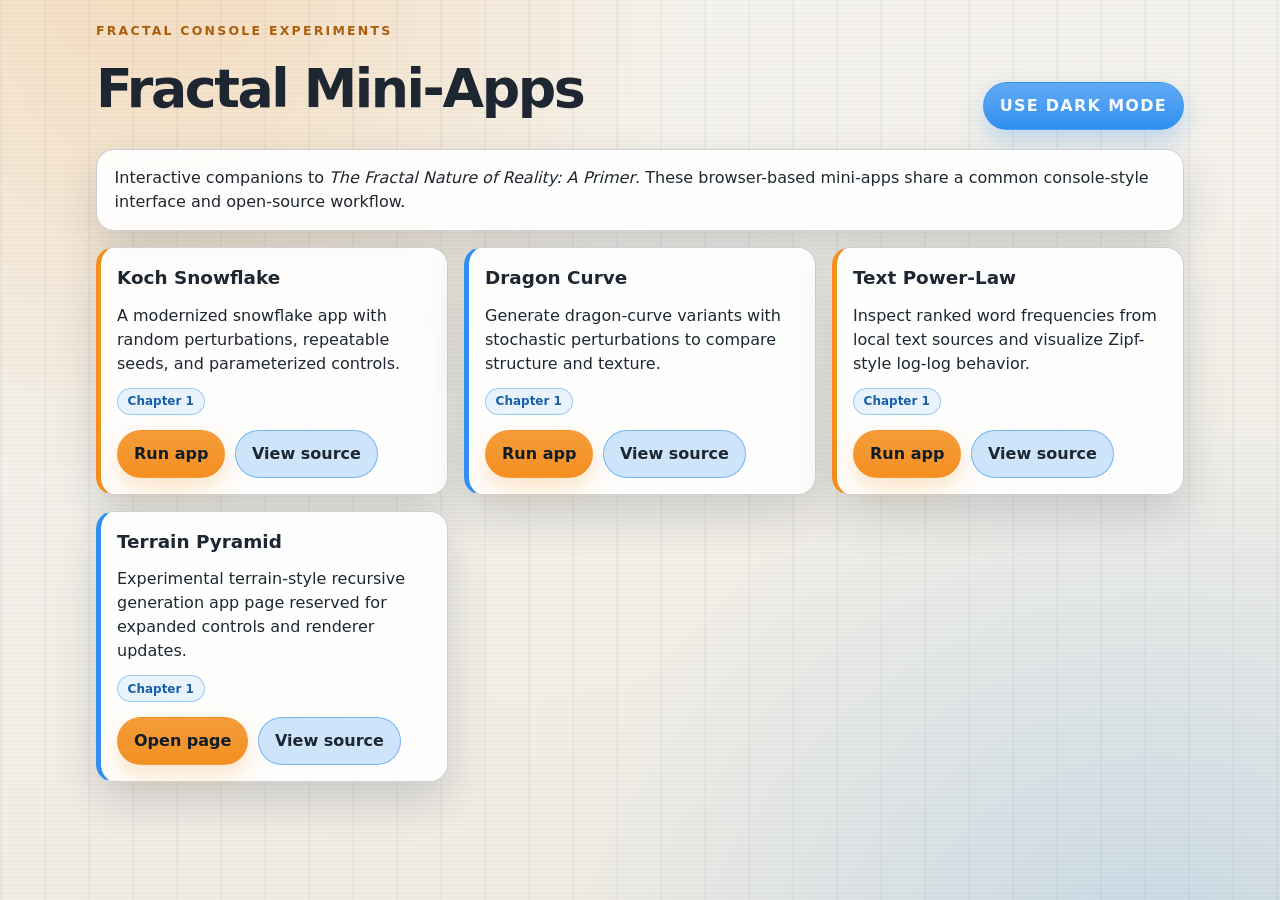
<file: docs/index.html>
<!DOCTYPE html>
<html lang="en">
<head>
  <meta charset="utf-8" />
  <meta name="viewport" content="width=device-width, initial-scale=1" />
  <title>Fractal Mini-Apps</title>
  <link rel="stylesheet" href="./shared/book.css" />
  <script src="./shared/ui.js" defer></script>
</head>
<body>
  <main class="site-shell">
    <header class="site-header">
      <div class="site-title-wrap">
        <p class="site-kicker">Fractal Console Experiments</p>
        <h1>Fractal Mini-Apps</h1>
      </div>
      <button type="button" class="theme-toggle" data-theme-toggle>Use dark mode</button>
    </header>

    <section class="panel intro-panel">
      <p>
        Interactive companions to <em>The Fractal Nature of Reality: A Primer</em>.
        These browser-based mini-apps share a common console-style interface and open-source workflow.
      </p>
    </section>

    <section class="app-grid">
      <!-- <article class="panel app-card">
        <h2>Koch Random</h2>
        <p>
          Explore how bounded randomness softens the classical Koch snowflake while preserving recursive structure.
        </p>
        <div class="tag-row">
          <span class="tag">PyScript</span>
          <span class="tag">Dimension fit</span>
        </div>
        <div class="actions">
          <a class="button-link" href="./apps/koch-random/">Run app</a>
          <a class="button-link secondary" href="https://github.com/tumnus123/fractal-mini-apps/tree/main/docs/apps/koch-random">View source</a>
        </div>
      </article> -->

      <article class="panel app-card">
        <h2>Koch Snowflake</h2>
        <p>
          A modernized snowflake app with random perturbations, repeatable seeds, and parameterized controls.
        </p>
        <div class="tag-row">
          <span class="tag">Chapter 1</span>
        </div>
        <div class="actions">
          <a class="button-link" href="./apps/koch-snowflake-rnd/">Run app</a>
          <a class="button-link secondary" href="https://github.com/tumnus123/fractal-mini-apps/tree/main/docs/apps/koch-snowflake-rnd">View source</a>
        </div>
      </article>

      <article class="panel app-card">
        <h2>Dragon Curve</h2>
        <p>
          Generate dragon-curve variants with stochastic perturbations to compare structure and texture.
        </p>
        <div class="tag-row">
          <span class="tag">Chapter 1</span>
        </div>
        <div class="actions">
          <a class="button-link" href="./apps/dragon-random/">Run app</a>
          <a class="button-link secondary" href="https://github.com/tumnus123/fractal-mini-apps/tree/main/docs/apps/dragon-random">View source</a>
        </div>
      </article>

      <article class="panel app-card">
        <h2>Text Power-Law</h2>
        <p>
          Inspect ranked word frequencies from local text sources and visualize Zipf-style log-log behavior.
        </p>
        <div class="tag-row">
          <span class="tag">Chapter 1</span>
        </div>
        <div class="actions">
          <a class="button-link" href="./apps/text-power-law/">Run app</a>
          <a class="button-link secondary" href="https://github.com/tumnus123/fractal-mini-apps/tree/main/docs/apps/text-power-law">View source</a>
        </div>
      </article>

      <article class="panel app-card">
        <h2>Terrain Pyramid</h2>
        <p>
          Experimental terrain-style recursive generation app page reserved for expanded controls and renderer updates.
        </p>
        <div class="tag-row">
          <span class="tag">Chapter 1</span>
        </div>
        <div class="actions">
          <a class="button-link" href="./apps/terrain-pyramid-rnd/">Open page</a>
          <a class="button-link secondary" href="https://github.com/tumnus123/fractal-mini-apps/tree/main/docs/apps/terrain-pyramid-rnd">View source</a>
        </div>
      </article>

      <!-- <article class="panel app-card">
        <h2>Koch Snowflake RND (Legacy)</h2>
        <p>
          Legacy reference implementation preserved for comparison against the current snowflake workflow.
        </p>
        <div class="tag-row">
          <span class="tag">Legacy</span>
          <span class="tag">Reference</span>
        </div>
        <div class="actions">
          <a class="button-link" href="./apps/koch-snowflake-rnd_OLD/">Open legacy</a>
          <a class="button-link secondary" href="https://github.com/tumnus123/fractal-mini-apps/tree/main/docs/apps/koch-snowflake-rnd_OLD">View source</a>
        </div>
      </article> -->
    </section>
  </main>

</body>
</html>
</file>
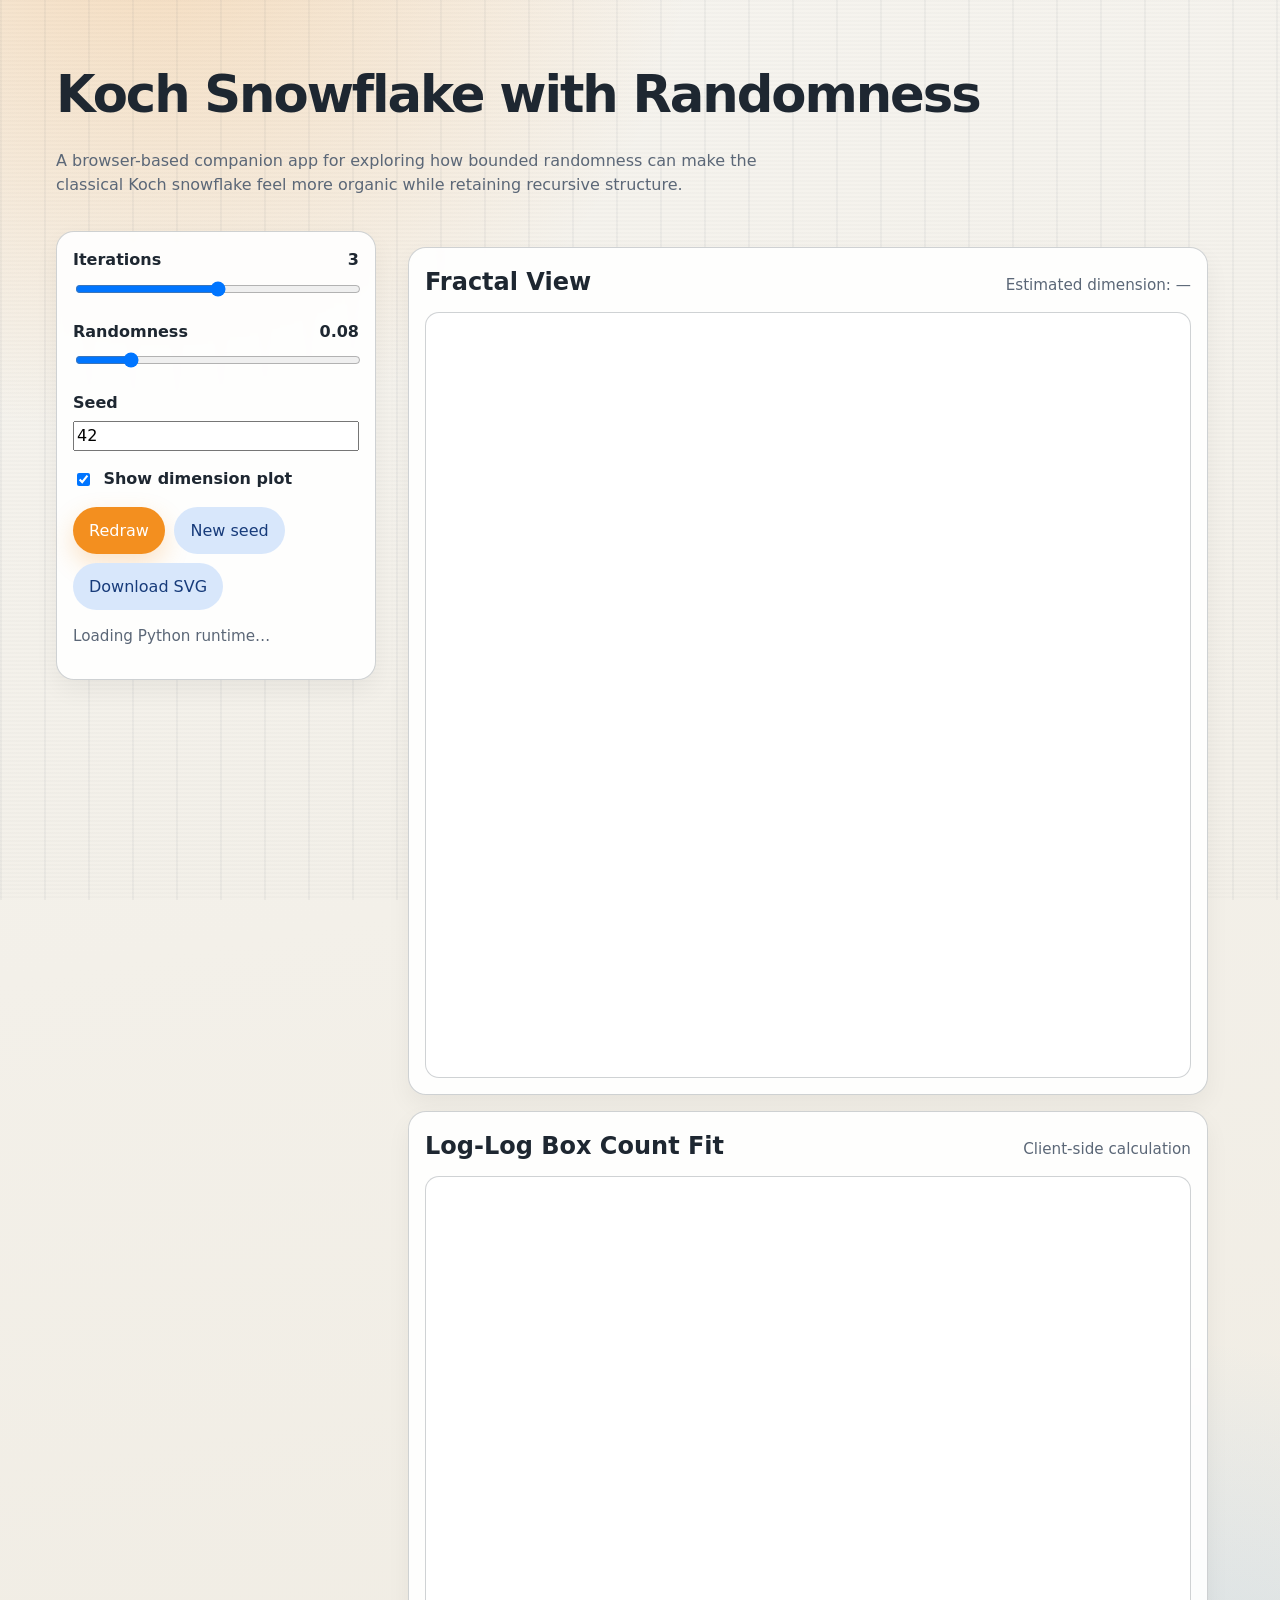
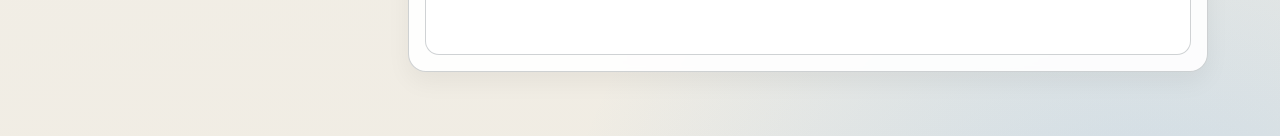
<file: docs/apps/koch-random/index.html>
<!DOCTYPE html>
<html lang="en">
<head>
  <meta charset="utf-8" />
  <meta name="viewport" content="width=device-width, initial-scale=1" />
  <title>Koch Snowflake with Randomness</title>
  <link rel="stylesheet" href="../../shared/book.css" />
  <link rel="stylesheet" href="./style.css" />
  <script type="module" src="https://pyscript.net/releases/2025.3.1/core.js"></script>
</head>
<body>
  <header class="page-header">
    <h1>Koch Snowflake with Randomness</h1>
    <p class="muted">
      A browser-based companion app for exploring how bounded randomness can make
      the classical Koch snowflake feel more organic while retaining recursive structure.
    </p>
  </header>

  <main class="layout">
    <aside class="panel controls">
      <div class="control">
        <label for="order">
          <span>Iterations</span>
          <strong id="order-value">3</strong>
        </label>
        <input id="order" type="range" min="0" max="6" step="1" value="3" />
      </div>

      <div class="control">
        <label for="randomness">
          <span>Randomness</span>
          <strong id="randomness-value">0.08</strong>
        </label>
        <input id="randomness" type="range" min="0" max="0.45" step="0.01" value="0.08" />
      </div>

      <div class="control">
        <label for="seed">
          <span>Seed</span>
        </label>
        <input id="seed" type="number" min="0" step="1" value="42" />
      </div>

      <div class="control inline">
        <input id="show-dimension" type="checkbox" checked />
        <label for="show-dimension" style="margin:0;">Show dimension plot</label>
      </div>

      <div class="button-row">
        <button type="button" py-click="redraw">Redraw</button>
        <button type="button" class="secondary" py-click="randomize_seed">New seed</button>
        <button type="button" class="secondary" py-click="download_svg">Download SVG</button>
      </div>

      <p class="note" id="status">
        Loading Python runtime…
      </p>
    </aside>

    <section class="display">
      <section class="panel figure-card">
        <div class="figure-title">
          <h2 style="margin:0;">Fractal View</h2>
          <div class="note">Estimated dimension: <span id="dimension-label">—</span></div>
        </div>
        <svg id="plot" class="plot-svg" viewBox="0 0 800 800" aria-label="Koch snowflake plot"></svg>
      </section>

      <section id="dimension-card" class="panel figure-card">
        <div class="figure-title">
          <h2 style="margin:0;">Log-Log Box Count Fit</h2>
          <div class="note">Client-side calculation</div>
        </div>
        <svg id="dimension-plot" class="dimension-svg" viewBox="0 0 800 500" aria-label="Dimension plot"></svg>
      </section>
    </section>
  </main>

  <script type="py" src="./app.py" config='{"packages": []}'></script>
</body>
</html>
</file>
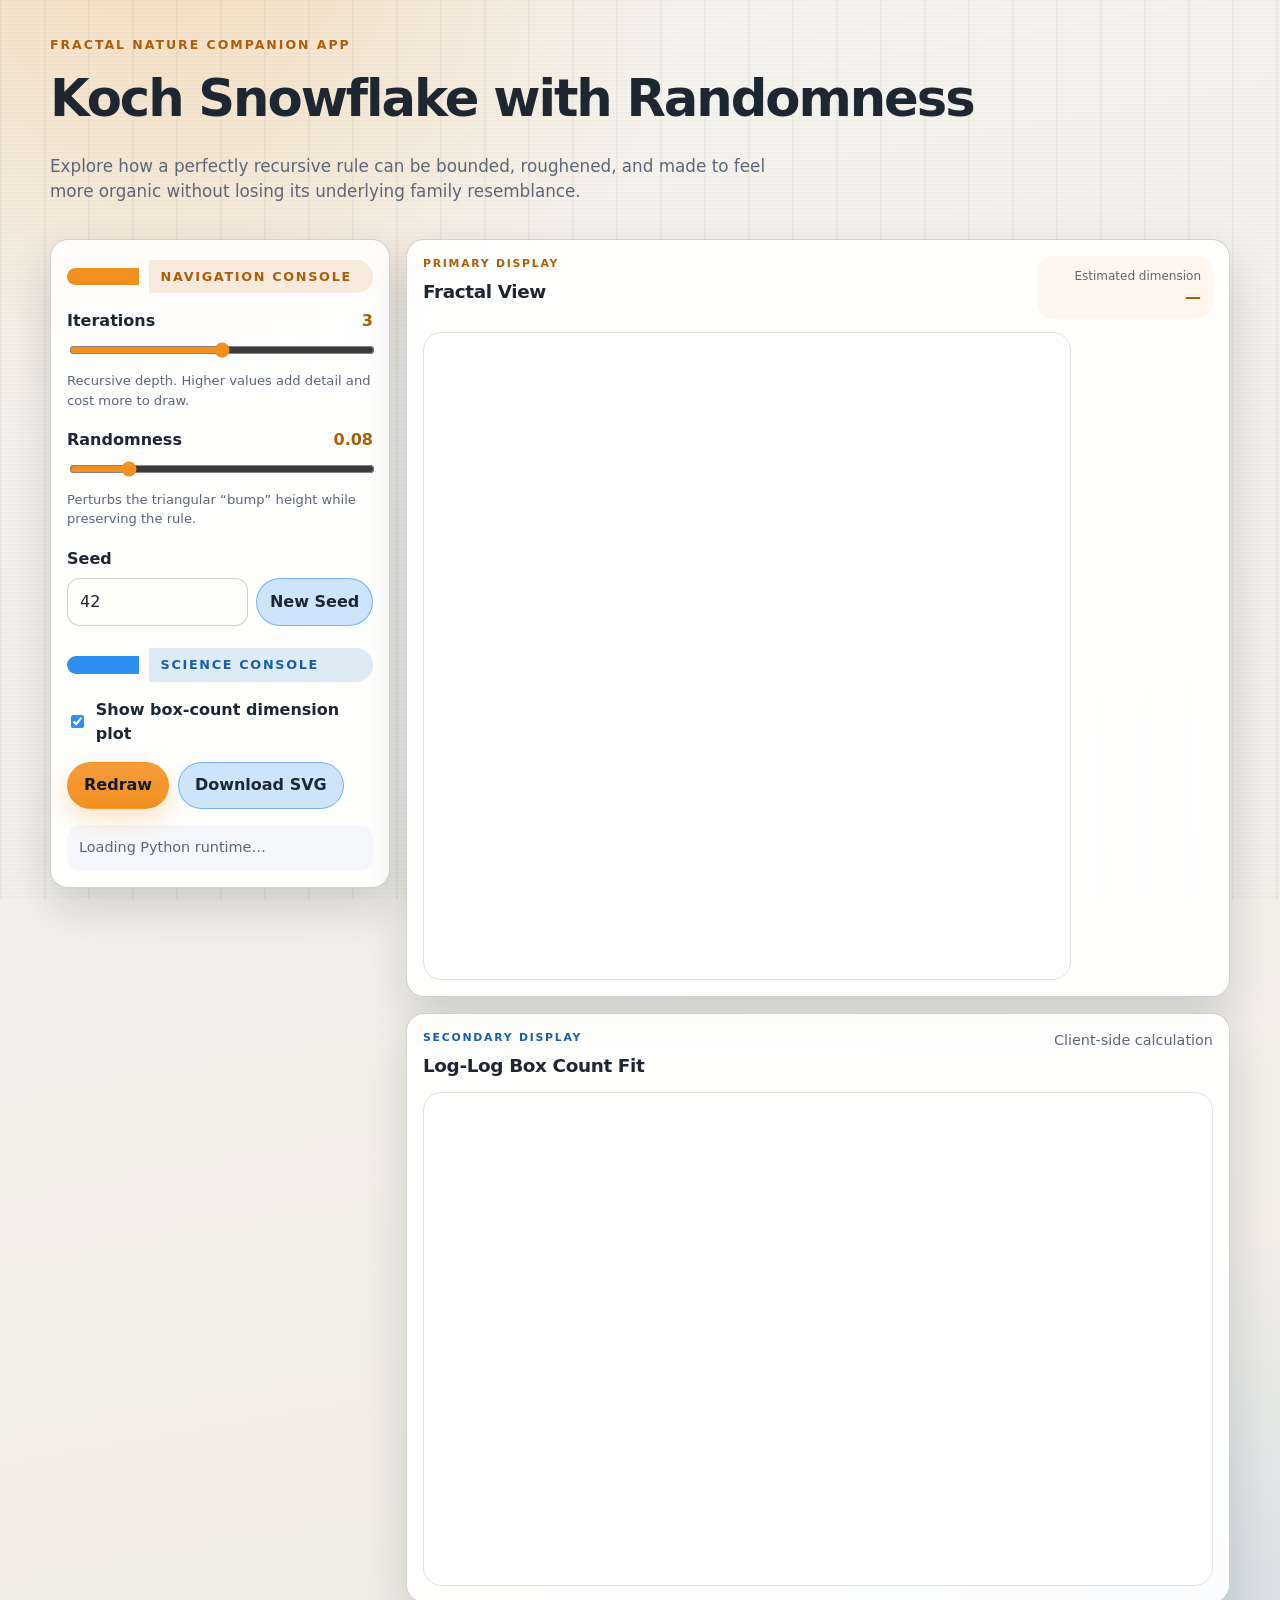
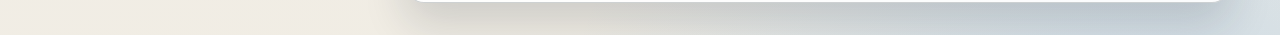
<file: docs/apps/koch-snowflake-rnd/index.html>
<!DOCTYPE html>
<html lang="en">
<head>
  <meta charset="utf-8" />
  <meta name="viewport" content="width=device-width, initial-scale=1" />
  <title>Koch Snowflake with Randomness</title>
  <link rel="stylesheet" href="../../shared/book.css" />
  <link rel="stylesheet" href="./style.css" />
  <script type="module" src="https://pyscript.net/releases/2025.3.1/core.js"></script>
</head>
<body>
  <header class="page-header">
    <p class="eyebrow">Fractal Nature Companion App</p>
    <h1>Koch Snowflake with Randomness</h1>
    <p class="muted intro">
      Explore how a perfectly recursive rule can be bounded, roughened, and made to feel
      more organic without losing its underlying family resemblance.
    </p>
  </header>

  <main class="app-shell">
    <aside class="panel controls" aria-label="Snowflake controls">
      <div class="console-heading nav-console">
        <span></span>
        <h2>Navigation Console</h2>
      </div>

      <div class="control-group">
        <div class="control">
          <label for="order">
            <span>Iterations</span>
            <strong id="order-value">3</strong>
          </label>
          <input id="order" type="range" min="0" max="6" step="1" value="3" />
          <p class="control-note">Recursive depth. Higher values add detail and cost more to draw.</p>
        </div>

        <div class="control">
          <label for="randomness">
            <span>Randomness</span>
            <strong id="randomness-value">0.08</strong>
          </label>
          <input id="randomness" type="range" min="0" max="0.45" step="0.01" value="0.08" />
          <p class="control-note">Perturbs the triangular “bump” height while preserving the rule.</p>
        </div>

        <div class="control seed-row">
          <label for="seed"><span>Seed</span></label>
          <div class="seed-actions">
            <input id="seed" type="number" min="0" step="1" value="42" />
            <button type="button" class="secondary compact" id="new-seed">New Seed</button>
          </div>
        </div>
      </div>

      <div class="console-heading science-console">
        <span></span>
        <h2>Science Console</h2>
      </div>

      <div class="control inline">
        <input id="show-dimension" type="checkbox" checked />
        <label for="show-dimension">Show box-count dimension plot</label>
      </div>

      <div class="button-row">
        <button type="button" id="redraw">Redraw</button>
        <button type="button" class="secondary" id="download-svg">Download SVG</button>
      </div>

      <p class="note status" id="status">Loading Python runtime…</p>
    </aside>

    <section class="display" aria-label="Snowflake displays">
      <section class="panel figure-card fractal-card">
        <div class="figure-title">
          <div>
            <p class="eyebrow small">Primary Display</p>
            <h2>Fractal View</h2>
          </div>
          <div class="metric">
            <span>Estimated dimension</span>
            <strong id="dimension-label">—</strong>
          </div>
        </div>
        <div class="svg-frame square-frame">
          <svg id="plot" class="plot-svg" viewBox="0 0 800 800" role="img" aria-label="Koch snowflake plot"></svg>
        </div>
      </section>

      <section id="dimension-card" class="panel figure-card dimension-card">
        <div class="figure-title">
          <div>
            <p class="eyebrow small blue">Secondary Display</p>
            <h2>Log-Log Box Count Fit</h2>
          </div>
          <div class="note">Client-side calculation</div>
        </div>
        <div class="svg-frame wide-frame">
          <svg id="dimension-plot" class="dimension-svg" viewBox="0 0 800 500" role="img" aria-label="Dimension plot"></svg>
        </div>
      </section>
    </section>
  </main>

  <script type="py" src="./koch_core.py" config='{"packages": []}'></script>
  <script type="py" src="./app.py" config='{"packages": []}'></script>
</body>
</html>
</file>
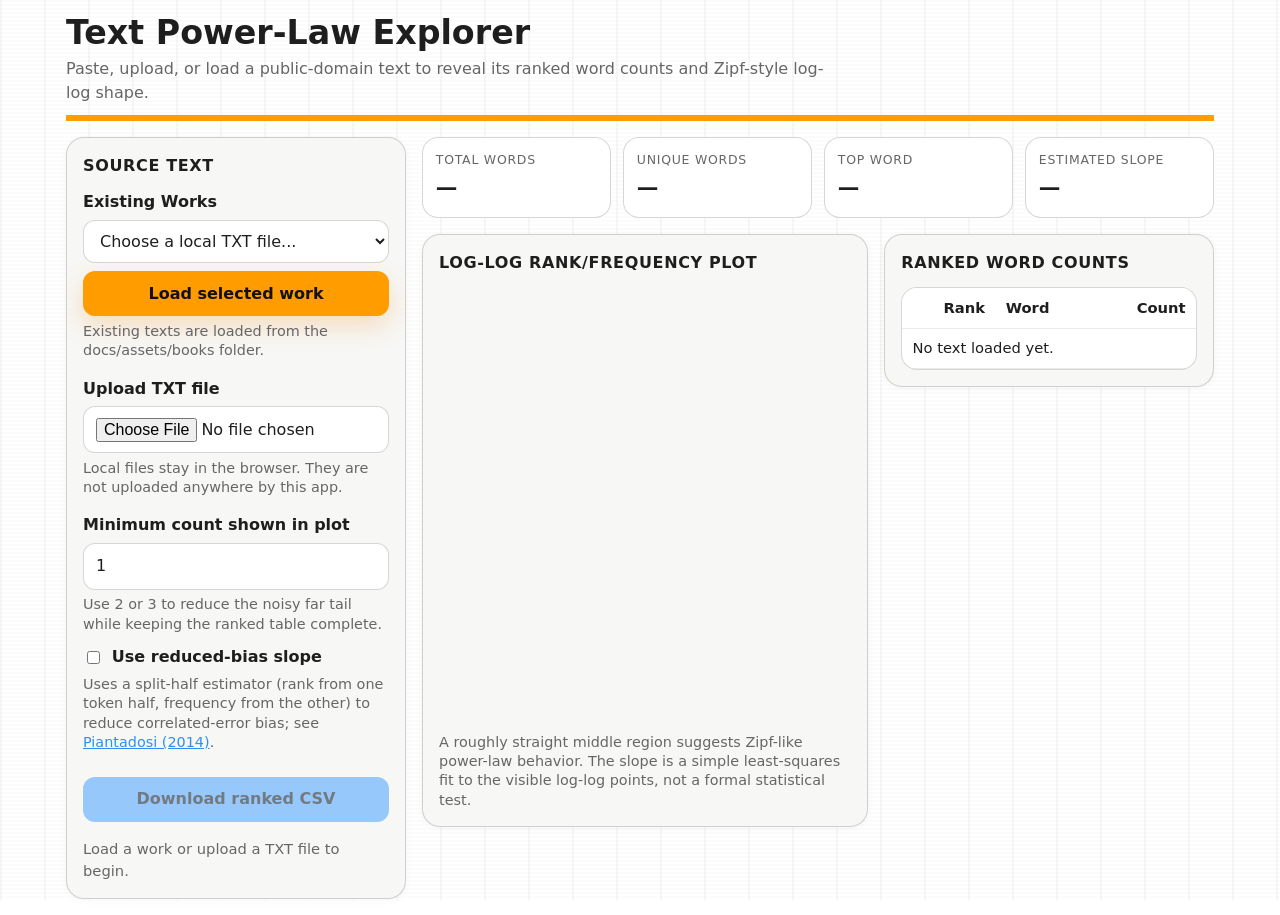
<file: docs/apps/text-power-law/index.html>
<!DOCTYPE html>
<html lang="en">
<head>
  <meta charset="utf-8" />
  <meta name="viewport" content="width=device-width, initial-scale=1" />
  <title>Text Power-Law Explorer</title>

  <!-- Match the recent fractal mini-app family. Adjust these paths as needed. -->
  <script>
    function buildCandidatePaths(pathname, kind) {
      const docsBase = kind === "css" ? "/docs/shared/book.css" : "/docs/assets/books/";
      const rootBase = kind === "css" ? "/shared/book.css" : "/assets/books/";
      const relativeBase = kind === "css" ? "../../shared/book.css" : "../../assets/books/";

      if (pathname.includes("/docs/apps/")) {
        return [docsBase, relativeBase, rootBase];
      }
      if (pathname.includes("/apps/")) {
        return [rootBase, relativeBase, docsBase];
      }
      return [relativeBase, rootBase, docsBase];
    }

    (function loadSharedStylesheet() {
      const candidates = buildCandidatePaths(window.location.pathname, "css");
      const link = document.createElement("link");
      link.rel = "stylesheet";

      let idx = 0;
      const tryNext = async () => {
        if (idx >= candidates.length) {
          return;
        }

        const href = candidates[idx++];
        try {
          const response = await fetch(href, { cache: "no-store" });
          if (!response.ok) throw new Error(`HTTP ${response.status}`);
          link.href = href;
          document.head.appendChild(link);
        } catch {
          tryNext();
        }
      };

      tryNext();
    })();
  </script>
  <script src="https://cdn.plot.ly/plotly-2.35.2.min.js"></script>

  <style>
    :root {
      --app-accent-a: var(--lcars-orange, #ff9c00);
      --app-accent-b: var(--lcars-blue, #4aa3ff);
      --app-bg: var(--book-bg, #ffffff);
      --app-text: var(--book-text, #1e1e1e);
      --app-muted: var(--book-muted, #666666);
      --app-panel: var(--book-panel, #f7f7f5);
      --app-border: rgba(0, 0, 0, 0.16);
      --app-radius: 18px;
    }

    body {
      margin: 0;
      background: var(--app-bg);
      color: var(--app-text);
      font-family: var(--book-font-body, system-ui, -apple-system, BlinkMacSystemFont, "Segoe UI", sans-serif);
    }

    .app-shell {
      max-width: 1180px;
      margin: 0 auto;
      padding: 1rem;
    }

    .app-title-row {
      display: flex;
      align-items: end;
      justify-content: space-between;
      gap: 1rem;
      margin-bottom: 1rem;
      border-bottom: 6px solid var(--app-accent-a);
      padding-bottom: 0.65rem;
    }

    .app-title-row h1 {
      margin: 0;
      font-size: clamp(1.7rem, 2.6vw, 2.7rem);
      line-height: 1.05;
    }

    .app-subtitle {
      color: var(--app-muted);
      margin: 0.35rem 0 0;
      max-width: 780px;
    }

    .main-grid {
      display: grid;
      grid-template-columns: minmax(260px, 340px) 1fr;
      gap: 1rem;
      align-items: start;
    }

    @media (max-width: 860px) {
      .main-grid {
        grid-template-columns: 1fr;
      }
    }

    .panel {
      background: var(--app-panel);
      border: 1px solid var(--app-border);
      border-radius: var(--app-radius);
      padding: 1rem;
      box-shadow: 0 1px 8px rgba(0, 0, 0, 0.04);
    }

    .panel h2 {
      margin: 0 0 0.75rem;
      font-size: 1rem;
      letter-spacing: 0.04em;
      text-transform: uppercase;
    }

    .control-group {
      margin-bottom: 1rem;
    }

    label {
      display: block;
      font-weight: 650;
      margin-bottom: 0.35rem;
    }

    select,
    input[type="file"],
    input[type="number"],
    button {
      width: 100%;
      box-sizing: border-box;
      font: inherit;
      border-radius: 12px;
      border: 1px solid var(--app-border);
      padding: 0.65rem 0.75rem;
      background: #fff;
      color: var(--app-text);
    }

    button {
      cursor: pointer;
      background: var(--app-accent-a);
      color: #111;
      border: none;
      font-weight: 750;
      margin-top: 0.5rem;
    }

    button.secondary {
      background: var(--app-accent-b);
      color: #071522;
    }

    button:disabled {
      cursor: wait;
      opacity: 0.55;
    }

    .small-note {
      color: var(--app-muted);
      font-size: 0.9rem;
      line-height: 1.35;
      margin: 0.35rem 0 0;
    }

    .stats-grid {
      display: grid;
      grid-template-columns: repeat(4, minmax(110px, 1fr));
      gap: 0.75rem;
      margin-bottom: 1rem;
    }

    @media (max-width: 760px) {
      .stats-grid {
        grid-template-columns: repeat(2, minmax(110px, 1fr));
      }
    }

    .stat-card {
      background: #fff;
      border: 1px solid var(--app-border);
      border-radius: 16px;
      padding: 0.8rem;
    }

    .stat-label {
      font-size: 0.78rem;
      text-transform: uppercase;
      letter-spacing: 0.06em;
      color: var(--app-muted);
    }

    .stat-value {
      font-size: 1.35rem;
      font-weight: 800;
      margin-top: 0.15rem;
    }

    #plot {
      min-height: 440px;
      width: 100%;
    }

    .table-wrap {
      max-height: 520px;
      overflow: auto;
      background: #fff;
      border-radius: 16px;
      border: 1px solid var(--app-border);
    }

    table {
      width: 100%;
      border-collapse: collapse;
      font-size: 0.92rem;
    }

    th,
    td {
      text-align: left;
      padding: 0.55rem 0.65rem;
      border-bottom: 1px solid rgba(0, 0, 0, 0.08);
      white-space: nowrap;
    }

    th {
      position: sticky;
      top: 0;
      background: #fff;
      z-index: 1;
    }

    td.num,
    th.num {
      text-align: right;
      font-variant-numeric: tabular-nums;
    }

    .split-grid {
      display: grid;
      grid-template-columns: 1.15fr 0.85fr;
      gap: 1rem;
      align-items: start;
    }

    @media (max-width: 980px) {
      .split-grid {
        grid-template-columns: 1fr;
      }
    }

    .status {
      min-height: 1.35rem;
      color: var(--app-muted);
      margin-top: 0.6rem;
      font-size: 0.92rem;
    }

    .error {
      color: #9a1b1b;
      font-weight: 650;
    }
  </style>
</head>
<body>
  <main class="app-shell">
    <header class="app-title-row">
      <div>
        <h1>Text Power-Law Explorer</h1>
        <p class="app-subtitle">Paste, upload, or load a public-domain text to reveal its ranked word counts and Zipf-style log-log shape.</p>
      </div>
    </header>

    <section class="main-grid">
      <aside class="panel">
        <h2>Source Text</h2>

        <div class="control-group">
          <label for="existingWork">Existing Works</label>
          <select id="existingWork">
            <option value="">Loading local works...</option>
          </select>
          <button id="loadExisting">Load selected work</button>
          <p class="small-note">Existing texts are loaded from the docs/assets/books folder.</p>
        </div>

        <div class="control-group">
          <label for="fileInput">Upload TXT file</label>
          <input id="fileInput" type="file" accept=".txt,text/plain" />
          <p class="small-note">Local files stay in the browser. They are not uploaded anywhere by this app.</p>
        </div>

        <div class="control-group">
          <label for="minCount">Minimum count shown in plot</label>
          <input id="minCount" type="number" min="1" value="1" />
          <p class="small-note">Use 2 or 3 to reduce the noisy far tail while keeping the ranked table complete.</p>

          <div style="display:flex;align-items:center;gap:0.55rem;margin-top:0.7rem;">
            <input id="reducedBiasMode" type="checkbox" style="width:auto;" />
            <label for="reducedBiasMode" style="margin:0;">Use reduced-bias slope</label>
          </div>
          <p class="small-note">Uses a split-half estimator (rank from one token half, frequency from the other) to reduce correlated-error bias; see <a href="https://doi.org/10.3758/s13423-014-0585-6" target="_blank" rel="noopener noreferrer">Piantadosi (2014)</a>.</p>
        </div>

        <div class="control-group">
          <button id="downloadCsv" class="secondary" disabled>Download ranked CSV</button>
        </div>

        <div id="status" class="status">Load a work or upload a TXT file to begin.</div>
      </aside>

      <section>
        <div class="stats-grid">
          <div class="stat-card">
            <div class="stat-label">Total words</div>
            <div id="totalWords" class="stat-value">—</div>
          </div>
          <div class="stat-card">
            <div class="stat-label">Unique words</div>
            <div id="uniqueWords" class="stat-value">—</div>
          </div>
          <div class="stat-card">
            <div class="stat-label">Top word</div>
            <div id="topWord" class="stat-value">—</div>
          </div>
          <div class="stat-card">
            <div class="stat-label">Estimated slope</div>
            <div id="slope" class="stat-value">—</div>
          </div>
        </div>

        <div class="split-grid">
          <div class="panel">
            <h2>Log-Log Rank/Frequency Plot</h2>
            <div id="plot"></div>
            <p class="small-note">A roughly straight middle region suggests Zipf-like power-law behavior. The slope is a simple least-squares fit to the visible log-log points, not a formal statistical test.</p>
          </div>

          <div class="panel">
            <h2>Ranked Word Counts</h2>
            <div class="table-wrap">
              <table>
                <thead>
                  <tr>
                    <th class="num">Rank</th>
                    <th>Word</th>
                    <th class="num">Count</th>
                  </tr>
                </thead>
                <tbody id="countsBody">
                  <tr><td colspan="3">No text loaded yet.</td></tr>
                </tbody>
              </table>
            </div>
          </div>
        </div>
      </section>
    </section>
  </main>

  <script>
    const statusEl = document.getElementById("status");
    const existingWorkEl = document.getElementById("existingWork");
    const loadExistingBtn = document.getElementById("loadExisting");
    const fileInputEl = document.getElementById("fileInput");
    const minCountEl = document.getElementById("minCount");
    const reducedBiasModeEl = document.getElementById("reducedBiasMode");
    const downloadCsvBtn = document.getElementById("downloadCsv");
    const countsBodyEl = document.getElementById("countsBody");

    const totalWordsEl = document.getElementById("totalWords");
    const uniqueWordsEl = document.getElementById("uniqueWords");
    const topWordEl = document.getElementById("topWord");
    const slopeEl = document.getElementById("slope");

    let currentRows = [];
  let currentWords = [];
  let currentTextHash = 0;
    let currentSourceName = "text";

    function setStatus(message, isError = false) {
      statusEl.textContent = message;
      statusEl.classList.toggle("error", isError);
    }

    function stripGutenbergBoilerplate(text) {
      const startPatterns = [
        /\*\*\* START OF (?:THE|THIS) PROJECT GUTENBERG EBOOK .*?\*\*\*/is,
        /\*\*\* START OF THE PROJECT GUTENBERG EBOOK .*?\*\*\*/is
      ];
      const endPatterns = [
        /\*\*\* END OF (?:THE|THIS) PROJECT GUTENBERG EBOOK .*$/is,
        /\*\*\* END OF THE PROJECT GUTENBERG EBOOK .*$/is
      ];

      let result = text;
      for (const pattern of startPatterns) {
        const match = result.match(pattern);
        if (match) {
          result = result.slice(match.index + match[0].length);
          break;
        }
      }
      for (const pattern of endPatterns) {
        const match = result.match(pattern);
        if (match) {
          result = result.slice(0, match.index);
          break;
        }
      }
      return result;
    }

    function stripSourceHeaderComments(text) {
      const startMarker = /^\s*#\s*===\s*TEXT-POWER-LAW SOURCE HEADER\s*===\s*$/im;
      const endMarker = /^\s*#\s*===\s*END SOURCE HEADER\s*===\s*$/im;

      const startMatch = text.match(startMarker);
      if (!startMatch || startMatch.index === undefined) {
        return text;
      }

      const afterStartIndex = startMatch.index + startMatch[0].length;
      const rest = text.slice(afterStartIndex);
      const endMatch = rest.match(endMarker);
      if (!endMatch || endMatch.index === undefined) {
        return text;
      }

      return rest.slice(endMatch.index + endMatch[0].length);
    }

    function deriveWorkLabelFromFilename(fileName) {
      const stem = fileName.replace(/\.txt$/i, "").trim();
      const byIndex = stem.toLowerCase().lastIndexOf(" by ");
      if (byIndex > 0) {
        const title = stem.slice(0, byIndex).trim();
        const author = stem.slice(byIndex + 4).trim();
        if (title && author) return `${title} — ${author}`;
      }
      return stem;
    }

    async function populateExistingWorks() {
      existingWorkEl.innerHTML = `<option value="">Loading local works...</option>`;

      const defaultOptionHtml = `<option value="">Choose a local TXT file...</option>`;
      const baseCandidates = buildCandidatePaths(window.location.pathname, "books");
      const manifestCandidates = [...new Set(baseCandidates.map(base => `${base}manifest.json`))];

      let manifest = null;
      let manifestError = "";

      for (const manifestUrl of manifestCandidates) {
        try {
          const response = await fetch(manifestUrl, { cache: "no-store" });
          if (!response.ok) throw new Error(`HTTP ${response.status}`);
          manifest = await response.json();
          break;
        } catch (error) {
          manifestError = error.message;
        }
      }

      const works = Array.isArray(manifest)
        ? manifest
        : Array.isArray(manifest?.works)
          ? manifest.works
          : [];

      const files = works
        .map(item => (typeof item === "string" ? item : item?.file))
        .filter(name => typeof name === "string" && /\.txt$/i.test(name));

      if (!files.length) {
        existingWorkEl.innerHTML = defaultOptionHtml;
        setStatus(`Could not find any TXT entries in assets/books manifest. (${manifestError || "manifest missing or empty"})`, true);
        return;
      }

      const entries = files
        .sort((a, b) => a.localeCompare(b))
        .map(fileName => `<option value="${fileName}">${deriveWorkLabelFromFilename(fileName)}</option>`)
        .join("\n");

      existingWorkEl.innerHTML = `${defaultOptionHtml}${entries}`;
    }

    function tokenize(text) {
      const normalized = text
        .normalize("NFKD")
        .replace(/[\u0300-\u036f]/g, "")
        .toLowerCase();

      // Keeps internal apostrophes in words, so don't and it's remain single tokens.
      return normalized.match(/[a-z]+(?:'[a-z]+)?/g) || [];
    }

    function hashString(text) {
      let hash = 0;
      for (let i = 0; i < text.length; i++) {
        hash = Math.imul(31, hash) + text.charCodeAt(i);
        hash |= 0;
      }
      return hash >>> 0;
    }

    function createSeededRng(seed) {
      let state = seed >>> 0;
      return function nextRandom() {
        state += 0x6D2B79F5;
        let t = state;
        t = Math.imul(t ^ (t >>> 15), t | 1);
        t ^= t + Math.imul(t ^ (t >>> 7), t | 61);
        return ((t ^ (t >>> 14)) >>> 0) / 4294967296;
      };
    }

    function analyzeText(text) {
      const withoutSourceHeader = stripSourceHeaderComments(text);
      const cleaned = stripGutenbergBoilerplate(withoutSourceHeader);
      const words = tokenize(cleaned);
      const counts = new Map();

      for (const word of words) {
        counts.set(word, (counts.get(word) || 0) + 1);
      }

      const rows = Array.from(counts.entries())
        .map(([word, count]) => ({ word, count }))
        .sort((a, b) => b.count - a.count || a.word.localeCompare(b.word))
        .map((row, index) => ({ rank: index + 1, ...row }));

      return { totalWords: words.length, rows, words, textHash: hashString(cleaned) };
    }

    function formatNumber(value) {
      return value.toLocaleString(undefined, { maximumFractionDigits: 0 });
    }

    function linearFit(xs, ys) {
      const n = xs.length;
      if (n < 2) return null;

      const sumX = xs.reduce((a, b) => a + b, 0);
      const sumY = ys.reduce((a, b) => a + b, 0);
      const sumXY = xs.reduce((acc, x, i) => acc + x * ys[i], 0);
      const sumXX = xs.reduce((acc, x) => acc + x * x, 0);
      const denom = n * sumXX - sumX * sumX;
      if (denom === 0) return null;

      const slope = (n * sumXY - sumX * sumY) / denom;
      const intercept = (sumY - slope * sumX) / n;
      return { slope, intercept };
    }

    function estimateReducedBiasFit(words, minCount, baseSeed) {
      const rankStart = 10;
      const rankEnd = 1000;
      const repeats = 20;
      const slopes = [];
      const intercepts = [];

      for (let repeatIndex = 0; repeatIndex < repeats; repeatIndex++) {
        const seed = (baseSeed + Math.imul(repeatIndex + 1, 0x9E3779B1)) >>> 0;
        const rng = createSeededRng(seed);
        const countsA = new Map();
        const countsB = new Map();

        for (const word of words) {
          if (rng() < 0.5) {
            countsA.set(word, (countsA.get(word) || 0) + 1);
          } else {
            countsB.set(word, (countsB.get(word) || 0) + 1);
          }
        }

        const rankedA = Array.from(countsA.entries())
          .sort((a, b) => b[1] - a[1] || a[0].localeCompare(b[0]));

        const startIdx = rankStart - 1;
        const endIdx = Math.min(rankEnd, rankedA.length) - 1;
        if (startIdx > endIdx) {
          continue;
        }

        const xs = [];
        const ys = [];
        for (let rankIndex = startIdx; rankIndex <= endIdx; rankIndex++) {
          const [word] = rankedA[rankIndex];
          const countB = countsB.get(word) || 0;
          if (countB < minCount) {
            continue;
          }

          xs.push(Math.log10(rankIndex + 1));
          ys.push(Math.log10(countB));
        }

        const fit = linearFit(xs, ys);
        if (!fit) {
          continue;
        }

        slopes.push(fit.slope);
        intercepts.push(fit.intercept);
      }

      if (!slopes.length) {
        return { fit: null, sdSlope: null, validRepeats: 0, repeats };
      }

      const meanSlope = slopes.reduce((sum, value) => sum + value, 0) / slopes.length;
      const meanIntercept = intercepts.reduce((sum, value) => sum + value, 0) / intercepts.length;
      const slopeVariance = slopes.length > 1
        ? slopes.reduce((sum, value) => sum + (value - meanSlope) ** 2, 0) / (slopes.length - 1)
        : 0;

      return {
        fit: { slope: meanSlope, intercept: meanIntercept },
        sdSlope: Math.sqrt(slopeVariance),
        validRepeats: slopes.length,
        repeats
      };
    }

    function renderTable(rows) {
      const top = rows.slice(0, 75);
      const bottom = rows.length > 100 ? rows.slice(-25) : [];
      const displayRows = bottom.length ? [...top, null, ...bottom] : top;

      countsBodyEl.innerHTML = "";
      for (const row of displayRows) {
        const tr = document.createElement("tr");
        if (row === null) {
          tr.innerHTML = `<td colspan="3" style="text-align:center;color:var(--app-muted);">… ${formatNumber(rows.length - 100)} rows omitted …</td>`;
        } else {
          tr.innerHTML = `
            <td class="num">${formatNumber(row.rank)}</td>
            <td>${row.word}</td>
            <td class="num">${formatNumber(row.count)}</td>
          `;
        }
        countsBodyEl.appendChild(tr);
      }
    }

    function renderPlot(rows) {
      const minCount = Math.max(1, Number(minCountEl.value || 1));
      const visible = rows.filter(row => row.count >= minCount);
      const xs = visible.map(row => Math.log10(row.rank));
      const ys = visible.map(row => Math.log10(row.count));
      const useReducedBias = reducedBiasModeEl.checked;
      const reducedBiasSummary = useReducedBias
        ? estimateReducedBiasFit(currentWords, minCount, currentTextHash)
        : null;
      const fit = useReducedBias ? reducedBiasSummary.fit : linearFit(xs, ys);

      const traces = [
        {
          x: xs,
          y: ys,
          text: visible.map(row => `#${row.rank}: ${row.word} (${row.count})`),
          mode: "markers",
          type: "scattergl",
          name: "Words",
          hovertemplate: "%{text}<br>log10(rank): %{x:.3f}<br>log10(count): %{y:.3f}<extra></extra>"
        }
      ];

      if (fit) {
        const xMin = Math.min(...xs);
        const xMax = Math.max(...xs);
        const lineName = useReducedBias
          ? `Reduced-bias slope ${fit.slope.toFixed(3)} (${reducedBiasSummary.validRepeats}/${reducedBiasSummary.repeats})`
          : `Fit slope ${fit.slope.toFixed(3)}`;
        traces.push({
          x: [xMin, xMax],
          y: [fit.intercept + fit.slope * xMin, fit.intercept + fit.slope * xMax],
          mode: "lines",
          name: lineName,
          hoverinfo: "skip"
        });

        if (useReducedBias) {
          slopeEl.textContent = `${fit.slope.toFixed(3)} +/- ${reducedBiasSummary.sdSlope.toFixed(3)}`;
        } else {
          slopeEl.textContent = fit.slope.toFixed(3);
        }
      } else {
        slopeEl.textContent = "—";
      }

      const layout = {
        margin: { l: 58, r: 18, t: 12, b: 52 },
        paper_bgcolor: "rgba(0,0,0,0)",
        plot_bgcolor: "rgba(0,0,0,0)",
        xaxis: { title: "log10(rank)", zeroline: false },
        yaxis: { title: "log10(word count)", zeroline: false },
        showlegend: true,
        legend: { orientation: "h", y: -0.2 }
      };

      const config = {
        responsive: true,
        displaylogo: false,
        modeBarButtonsToRemove: ["lasso2d", "select2d"]
      };

      Plotly.react("plot", traces, layout, config);
    }

    function updateSummary(totalWords, rows) {
      totalWordsEl.textContent = formatNumber(totalWords);
      uniqueWordsEl.textContent = formatNumber(rows.length);
      topWordEl.textContent = rows[0] ? rows[0].word : "—";
    }

    function renderAnalysis(text, sourceName) {
      currentSourceName = sourceName || "text";
      const result = analyzeText(text);
      currentRows = result.rows;
      currentWords = result.words;
      currentTextHash = result.textHash;

      updateSummary(result.totalWords, result.rows);
      renderTable(result.rows);
      renderPlot(result.rows);
      downloadCsvBtn.disabled = result.rows.length === 0;

      setStatus(`Analyzed ${currentSourceName}. Found ${formatNumber(result.totalWords)} total words and ${formatNumber(result.rows.length)} unique words.`);
    }

    async function loadExistingWork() {
      const fileName = existingWorkEl.value;
      const selectedLabel = existingWorkEl.options[existingWorkEl.selectedIndex]?.text || "selected work";
      if (!fileName) {
        setStatus("Choose a work first.", true);
        return;
      }

      loadExistingBtn.disabled = true;
      setStatus(`Loading ${selectedLabel}...`);
      try {
        const encodedName = encodeURIComponent(fileName);
        const baseCandidates = buildCandidatePaths(window.location.pathname, "books");

        let lastError = "";
        let text = "";
        let loaded = false;

        for (const base of baseCandidates) {
          const url = `${base}${encodedName}`;
          try {
            const response = await fetch(url, { cache: "no-store" });
            if (!response.ok) throw new Error(`HTTP ${response.status}`);
            text = await response.text();
            loaded = true;
            break;
          } catch (error) {
            lastError = error.message;
          }
        }

        if (!loaded) {
          throw new Error(lastError || "No matching assets/books path was reachable");
        }

        renderAnalysis(text, selectedLabel);
      } catch (error) {
        setStatus(`Could not load the selected local work from docs/assets/books. (${error.message})`, true);
      } finally {
        loadExistingBtn.disabled = false;
      }
    }

    function loadLocalFile(event) {
      const file = event.target.files?.[0];
      if (!file) return;
      if (!file.name.toLowerCase().endsWith(".txt") && file.type !== "text/plain") {
        setStatus("Please choose a TXT file.", true);
        return;
      }

      const reader = new FileReader();
      reader.onload = () => renderAnalysis(String(reader.result || ""), file.name);
      reader.onerror = () => setStatus("Could not read the selected file.", true);
      reader.readAsText(file);
    }

    function downloadCsv() {
      if (!currentRows.length) return;
      const header = "rank,word,count\n";
      const lines = currentRows.map(row => `${row.rank},"${row.word.replaceAll('"', '""')}",${row.count}`);
      const blob = new Blob([header + lines.join("\n")], { type: "text/csv;charset=utf-8" });
      const link = document.createElement("a");
      const safeName = currentSourceName.toLowerCase().replace(/[^a-z0-9]+/g, "-").replace(/^-|-$/g, "") || "text";
      link.href = URL.createObjectURL(blob);
      link.download = `${safeName}-ranked-word-counts.csv`;
      link.click();
      URL.revokeObjectURL(link.href);
    }

    loadExistingBtn.addEventListener("click", loadExistingWork);
    fileInputEl.addEventListener("change", loadLocalFile);
    minCountEl.addEventListener("change", () => currentRows.length && renderPlot(currentRows));
    reducedBiasModeEl.addEventListener("change", () => currentRows.length && renderPlot(currentRows));
    downloadCsvBtn.addEventListener("click", downloadCsv);

    populateExistingWorks();
  </script>
</body>
</html>
</file>
<file: docs/shared/book.css>
:root {
  color-scheme: light;
  --page-bg: #f6f4ef;
  --page-bg-2: #f0ece3;
  --ink: #1e2731;
  --muted: #5b6777;
  --panel: rgba(255, 255, 255, 0.9);
  --panel-border: rgba(18, 30, 42, 0.2);
  --border: var(--panel-border);
  --shadow: 0 20px 44px rgba(21, 34, 48, 0.16);
  --accent: #f38f1f;
  --accent-dark: #ad5e0b;
  --accent-soft: #d8e7fb;
  --science: #2f8ff0;
  --science-dark: #185fa8;
  --radius: 18px;
  --grid-line: rgba(24, 44, 64, 0.08);
  --scanline: rgba(18, 32, 46, 0.03);
  --focus-ring: rgba(243, 143, 31, 0.42);
}

[data-theme="dark"] {
  color-scheme: dark;
  --page-bg: #0a121c;
  --page-bg-2: #111f2f;
  --ink: #edf4fc;
  --muted: #a8bed8;
  --panel: rgba(17, 32, 49, 0.84);
  --panel-border: rgba(109, 163, 225, 0.42);
  --border: var(--panel-border);
  --shadow: 0 24px 52px rgba(2, 6, 11, 0.66);
  --accent: #ffab3d;
  --accent-dark: #e28309;
  --accent-soft: #203047;
  --science: #59a9ff;
  --science-dark: #85beff;
  --grid-line: rgba(108, 158, 219, 0.22);
  --scanline: rgba(145, 184, 226, 0.065);
  --focus-ring: rgba(255, 171, 61, 0.5);
}

* {
  box-sizing: border-box;
}

html,
body {
  min-height: 100%;
}

body,
body.theme-light {
  margin: 0;
  background:
    radial-gradient(circle at 12% -6%, rgba(243, 143, 31, 0.24), transparent 34rem),
    radial-gradient(circle at 90% 112%, rgba(47, 143, 240, 0.21), transparent 38rem),
    linear-gradient(170deg, var(--page-bg), var(--page-bg-2));
  color: var(--ink);
  font-family: "Segoe UI", "Helvetica Neue", ui-sans-serif, system-ui, sans-serif;
  line-height: 1.5;
}

body.theme-dark {
  background:
    radial-gradient(circle at 12% -6%, rgba(255, 171, 61, 0.18), transparent 34rem),
    radial-gradient(circle at 90% 112%, rgba(89, 169, 255, 0.16), transparent 38rem),
    linear-gradient(170deg, var(--page-bg), var(--page-bg-2));
}

body::before {
  content: "";
  position: fixed;
  inset: 0;
  pointer-events: none;
  background:
    linear-gradient(to bottom, transparent 0, var(--scanline) 1px, transparent 2px) 0 0 / 100% 4px,
    linear-gradient(to right, transparent 0, var(--grid-line) 1px, transparent 2px) 0 0 / 44px 44px;
  z-index: -1;
}

a {
  color: var(--science);
}

a:hover {
  color: var(--science-dark);
}

button,
input,
select {
  font: inherit;
}

button,
.button-link {
  border: 1px solid rgba(0, 0, 0, 0);
  border-radius: 999px;
  padding: 0.68rem 1rem;
  background: linear-gradient(180deg, color-mix(in srgb, var(--accent), white 12%), var(--accent));
  color: #0f1c2b;
  font-weight: 700;
  cursor: pointer;
  box-shadow: 0 10px 24px rgba(243, 143, 31, 0.25);
  transition: transform 150ms ease, filter 160ms ease, box-shadow 180ms ease;
}

[data-theme="dark"] button,
[data-theme="dark"] .button-link {
  color: #08121d;
}

button:hover,
.button-link:hover {
  transform: translateY(-1px);
  filter: brightness(1.03);
  box-shadow: 0 14px 28px rgba(243, 143, 31, 0.3);
}

button.secondary,
.button-link.secondary {
  background: color-mix(in srgb, var(--science), var(--panel) 76%);
  color: var(--ink);
  box-shadow: none;
  border-color: color-mix(in srgb, var(--science), transparent 45%);
}

button.secondary:hover,
.button-link.secondary:hover {
  box-shadow: 0 10px 22px rgba(47, 143, 240, 0.25);
}

button:focus-visible,
input:focus-visible,
select:focus-visible,
a:focus-visible {
  outline: 2px solid var(--focus-ring);
  outline-offset: 2px;
}

.page-header {
  width: min(1180px, calc(100vw - 2rem));
  margin: 0 auto;
  padding: 2.25rem 0 1.15rem;
}

.page-header h1 {
  margin: 0 0 0.35rem;
  font-size: clamp(2rem, 4vw, 3.45rem);
  letter-spacing: -0.04em;
}

.muted,
.note {
  color: var(--muted);
}

.note {
  font-size: 0.9rem;
}

.panel {
  border: 1px solid var(--panel-border);
  border-radius: var(--radius);
  background: var(--panel);
  box-shadow: var(--shadow);
  backdrop-filter: blur(3px);
}

body.theme-dark .panel {
  box-shadow: 0 24px 52px rgba(2, 6, 11, 0.72), inset 0 1px 0 rgba(255, 255, 255, 0.03);
}

.site-shell {
  max-width: 1120px;
  margin: 0 auto;
  padding: 1.4rem 1rem 3.25rem;
}

.site-header {
  display: flex;
  justify-content: space-between;
  align-items: end;
  gap: 1rem;
  margin-bottom: 1.2rem;
}

.site-title-wrap h1 {
  margin: 0;
  font-size: clamp(2rem, 4.2vw, 3.4rem);
  letter-spacing: -0.045em;
}

.site-kicker {
  margin: 0 0 0.5rem;
  font-size: 0.78rem;
  color: var(--accent-dark);
  letter-spacing: 0.18em;
  text-transform: uppercase;
  font-weight: 800;
}

.theme-toggle {
  display: inline-flex;
  align-items: center;
  justify-content: center;
  gap: 0.45rem;
  min-width: 10.6rem;
  padding: 0.68rem 1rem;
  border: 1px solid color-mix(in srgb, var(--science), transparent 56%);
  background: linear-gradient(180deg, color-mix(in srgb, var(--science), white 24%), var(--science));
  color: #f7fbff;
  box-shadow: 0 10px 24px rgba(47, 143, 240, 0.28);
  text-transform: uppercase;
  letter-spacing: 0.08em;
}

body.theme-dark .theme-toggle {
  border-color: color-mix(in srgb, var(--science), transparent 28%);
}

[data-theme="dark"] .theme-toggle {
  background: linear-gradient(180deg, color-mix(in srgb, var(--accent), white 18%), var(--accent));
  color: #0d1724;
  border-color: color-mix(in srgb, var(--accent), transparent 40%);
  box-shadow: 0 10px 24px rgba(255, 171, 61, 0.26);
}

.theme-toggle[data-theme="dark"] {
  background: linear-gradient(180deg, color-mix(in srgb, var(--accent), white 18%), var(--accent));
  color: #0d1724;
}

.theme-toggle[data-theme="light"] {
  background: linear-gradient(180deg, color-mix(in srgb, var(--science), white 24%), var(--science));
  color: #f7fbff;
}

.intro-panel {
  padding: 1rem 1.1rem;
  margin-bottom: 1rem;
}

.intro-panel p {
  margin: 0;
}

.app-grid {
  display: grid;
  grid-template-columns: repeat(auto-fit, minmax(270px, 1fr));
  gap: 1rem;
}

.app-card {
  padding: 1rem;
  display: grid;
  gap: 0.75rem;
  border-left: 0.35rem solid var(--accent);
}

body.theme-dark .app-card {
  background: color-mix(in srgb, var(--panel), #000 5%);
}

.app-card:nth-child(even) {
  border-left-color: var(--science);
}

.app-card h2 {
  margin: 0;
  font-size: 1.15rem;
}

.app-card p {
  margin: 0;
}

.tag-row {
  display: flex;
  flex-wrap: wrap;
  gap: 0.45rem;
}

.tag {
  display: inline-block;
  padding: 0.22rem 0.6rem;
  border-radius: 999px;
  border: 1px solid color-mix(in srgb, var(--science), transparent 60%);
  font-size: 0.75rem;
  font-weight: 650;
  color: var(--science-dark);
  background: color-mix(in srgb, var(--science), transparent 90%);
}

.actions {
  display: flex;
  flex-wrap: wrap;
  gap: 0.6rem;
  margin-top: 0.2rem;
}

.button-link {
  display: inline-block;
  text-decoration: none;
}

body.theme-dark .button-link.secondary {
  color: var(--ink);
}

.hidden {
  display: none !important;
}

@media (max-width: 680px) {
  .site-header {
    flex-direction: column;
    align-items: start;
  }

  .theme-toggle {
    min-width: 0;
  }
}
</file>
<file: docs/apps/koch-random/style.css>
body {
  max-width: 1200px;
  margin: 0 auto;
  padding: 1.25rem 1rem 2rem;
}

.page-header p {
  max-width: 72ch;
}

.layout {
  display: grid;
  grid-template-columns: 320px 1fr;
  gap: 1rem;
  align-items: start;
}

.panel {
  background: var(--panel);
  border: 1px solid var(--border);
  border-radius: 18px;
  box-shadow: 0 10px 24px rgba(0, 0, 0, 0.05);
}

.controls {
  padding: 1rem;
  position: sticky;
  top: 1rem;
}

.control {
  margin-bottom: 1rem;
}

.control label {
  display: flex;
  justify-content: space-between;
  gap: 1rem;
  font-weight: 600;
  margin-bottom: 0.4rem;
}

.control input[type="range"],
.control input[type="number"] {
  width: 100%;
}

.inline {
  display: flex;
  gap: 0.65rem;
  align-items: center;
}

.button-row {
  display: flex;
  gap: 0.6rem;
  flex-wrap: wrap;
  margin-top: 1rem;
}

button {
  border: none;
  border-radius: 999px;
  padding: 0.7rem 1rem;
  cursor: pointer;
  font: inherit;
  background: var(--accent);
  color: white;
}

button.secondary {
  background: var(--accent-soft);
  color: #173b7a;
}

.display {
  padding: 1rem;
}

.figure-card {
  padding: 1rem;
  margin-bottom: 1rem;
}

.figure-title {
  display: flex;
  justify-content: space-between;
  align-items: baseline;
  gap: 1rem;
  margin-bottom: 0.75rem;
}

svg {
  width: 100%;
  height: auto;
  display: block;
  border: 1px solid var(--border);
  border-radius: 14px;
  background: white;
}

.plot-svg {
  min-height: 540px;
  aspect-ratio: 1 / 1;
}

.dimension-svg {
  min-height: 280px;
  aspect-ratio: 16 / 10;
}

.note {
  color: var(--muted);
  font-size: 0.95rem;
}

.hidden {
  display: none;
}

@media (max-width: 940px) {
  .layout {
    grid-template-columns: 1fr;
  }

  .controls {
    position: static;
  }
}
</file>
<file: docs/apps/koch-snowflake-rnd/style.css>
.intro { max-width: 760px; font-size: 1.05rem; }

.eyebrow {
  margin: 0 0 0.35rem;
  color: var(--accent-dark);
  font-size: 0.78rem;
  font-weight: 800;
  letter-spacing: 0.16em;
  text-transform: uppercase;
}

.eyebrow.small { font-size: 0.68rem; }
.eyebrow.blue { color: var(--science-dark); }

.app-shell {
  width: min(1180px, calc(100vw - 2rem));
  margin: 0 auto 2rem;
  display: grid;
  grid-template-columns: minmax(270px, 340px) minmax(0, 1fr);
  gap: 1rem;
  align-items: start;
}

.controls {
  position: sticky;
  top: 1rem;
  padding: 1rem;
}

.console-heading {
  display: grid;
  grid-template-columns: 4.5rem 1fr;
  gap: 0.6rem;
  align-items: center;
  margin: 0.2rem 0 1rem;
}

.console-heading span {
  height: 1.1rem;
  border-radius: 999px 0 0 999px;
  background: var(--accent);
}

.console-heading h2 {
  margin: 0;
  padding: 0.45rem 0.75rem;
  border-radius: 0 999px 999px 0;
  background: rgba(215, 122, 45, 0.15);
  color: var(--accent-dark);
  font-size: 0.8rem;
  letter-spacing: 0.13em;
  text-transform: uppercase;
}

.science-console span { background: var(--science); }
.science-console h2 {
  background: rgba(43, 120, 194, 0.15);
  color: var(--science-dark);
}

.control-group {
  display: grid;
  gap: 1.1rem;
  margin-bottom: 1.4rem;
}

.control label {
  display: flex;
  align-items: baseline;
  justify-content: space-between;
  gap: 1rem;
  margin-bottom: 0.45rem;
  font-weight: 700;
}

.control label strong {
  color: var(--accent-dark);
  font-variant-numeric: tabular-nums;
}

.control-note {
  margin: 0.35rem 0 0;
  color: var(--muted);
  font-size: 0.82rem;
}

input[type="range"] {
  width: 100%;
  accent-color: var(--accent);
}

input[type="number"] {
  width: 100%;
  min-width: 0;
  border: 1px solid var(--panel-border);
  border-radius: 0.8rem;
  padding: 0.62rem 0.75rem;
  background: #fffdf8;
  color: var(--ink);
}

.seed-actions {
  display: grid;
  grid-template-columns: minmax(0, 1fr) auto;
  gap: 0.5rem;
}

.inline {
  display: flex;
  align-items: center;
  gap: 0.55rem;
  margin: 0.3rem 0 1rem;
}

.inline label { margin: 0; justify-content: start; }
.inline input { accent-color: var(--science); }

.button-row {
  display: flex;
  flex-wrap: wrap;
  gap: 0.55rem;
  margin-top: 1rem;
}

.compact { padding-inline: 0.8rem; white-space: nowrap; }

.status {
  min-height: 2.5rem;
  margin: 1rem 0 0;
  padding: 0.75rem;
  border-radius: 0.9rem;
  background: #f5f7fa;
}

.display {
  display: grid;
  gap: 1rem;
}

.figure-card { padding: 1rem; }

.figure-title {
  display: flex;
  align-items: start;
  justify-content: space-between;
  gap: 1rem;
  margin-bottom: 0.8rem;
}

.figure-title h2 {
  margin: 0;
  font-size: 1.15rem;
  letter-spacing: -0.02em;
}

.metric {
  min-width: 11rem;
  border-radius: 1rem;
  padding: 0.65rem 0.75rem;
  background: #fff6ed;
  text-align: right;
}

.metric span {
  display: block;
  color: var(--muted);
  font-size: 0.75rem;
}

.metric strong {
  display: block;
  color: var(--accent-dark);
  font-size: 1rem;
  font-variant-numeric: tabular-nums;
}

.svg-frame {
  overflow: hidden;
  border: 1px solid #e3dfd7;
  border-radius: 1.15rem;
  background: white;
}

.square-frame {
  max-height: min(72vh, 780px);
  aspect-ratio: 1 / 1;
}

.wide-frame { aspect-ratio: 8 / 5; }

.plot-svg,
.dimension-svg {
  display: block;
  width: 100%;
  height: 100%;
}

@media (max-width: 880px) {
  .app-shell { grid-template-columns: 1fr; }
  .controls { position: static; }
  .figure-title { flex-direction: column; }
  .metric { width: 100%; text-align: left; }
}
</file>
